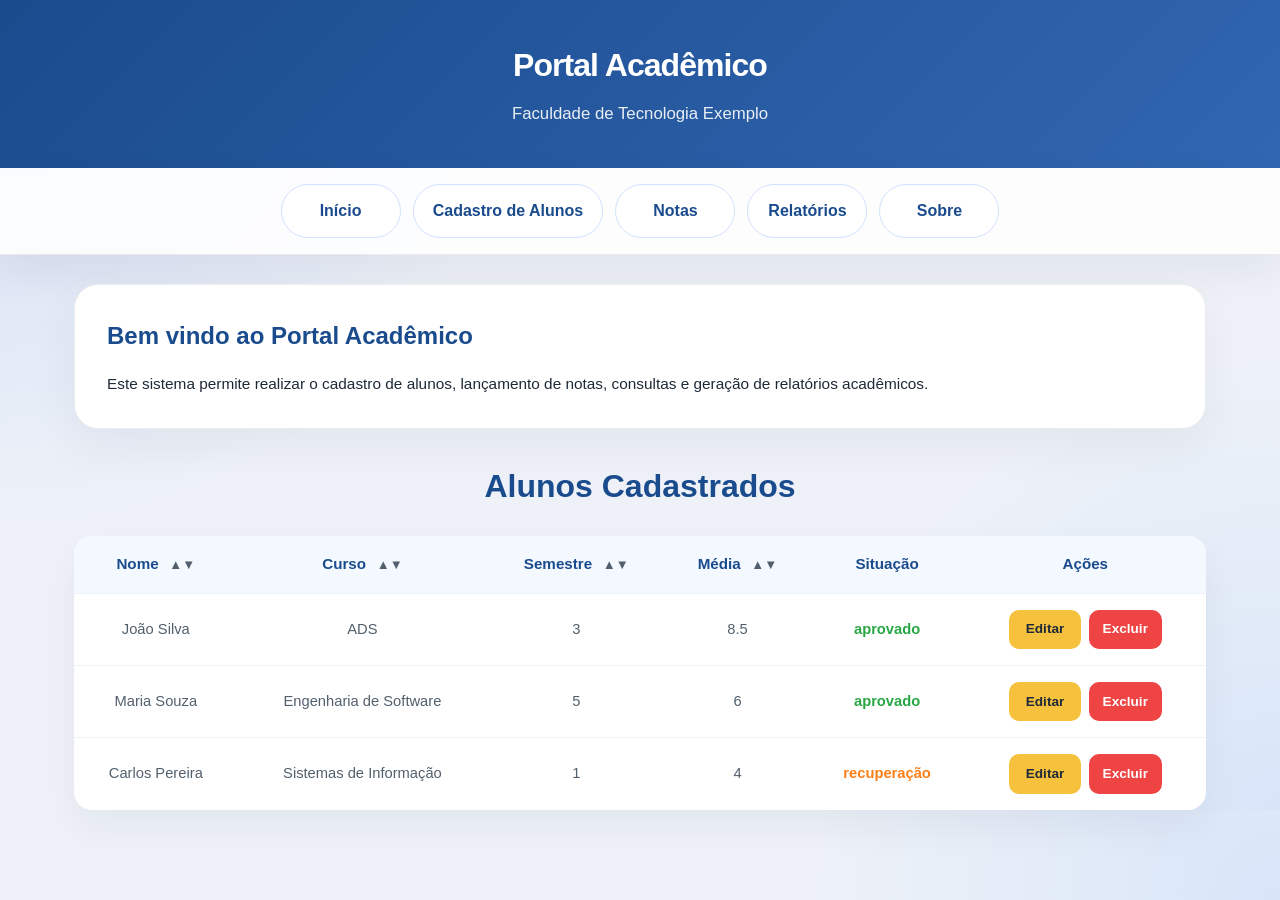
<file: index.html>
<!DOCTYPE html>
<html lang="pt-br">
<head>
    <meta charset="UTF-8">
    <meta name="viewport" content="width=device-width, initial-scale=1.0">
    <title>Portal Acadêmico</title>

    <link rel="stylesheet" href="./css/style.css">
    
</head>
<body>

    <header>

    <h1>Portal Acadêmico</h1>
    <h2>Faculdade de Tecnologia Exemplo</h2>

    </header>
    <nav class="top-nav">
        <button type="button" onclick="window.location.href='./index.html'">Início</button>
        <button type="button" onclick="localStorage.removeItem('aluno_editando_index'); localStorage.removeItem('aluno_notas_index'); window.location.href='./Paginas/cadastro.html'">Cadastro de Alunos</button>
        <button type="button" onclick="localStorage.removeItem('aluno_notas_index'); window.location.href='./Paginas/notas.html'">Notas</button>
        <button type="button" onclick="localStorage.removeItem('aluno_notas_index'); window.location.href='./Paginas/relatorios.html'">Relatórios</button>
        <button type="button" onclick="localStorage.removeItem('aluno_notas_index'); window.location.href='./Paginas/sobre.html'">Sobre</button>
    </nav>
    <main id="conteudo">

        <section class="card">

            <h2>Bem vindo ao Portal Acadêmico</h2>

            <p>
                Este sistema permite realizar o cadastro de alunos, lançamento de notas, consultas e geração de relatórios acadêmicos.
            </p>

        </section>

    </main>

    <div id="divAlunosCadastrados">
        <h1>Alunos Cadastrados</h1>
        <table id="tabAlunosCadastrados">
            <thead id="headerNome">
                <tr>
                    <th class="sortable" data-sort="nome">Nome <span class="sort-icon">▲▼</span></th>
                    <th class="sortable" data-sort="curso">Curso <span class="sort-icon">▲▼</span></th>
                    <th class="sortable" data-sort="semestre">Semestre <span class="sort-icon">▲▼</span></th>
                    <th class="sortable" data-sort="media">Média <span class="sort-icon">▲▼</span></th>
                    <th>Situação</th>
                    <th>Ações</th>
                </tr>
            </thead>
            <tbody id="AlunosCadastrados">

            </tbody>
        </table>
    </div>



    
    <script src="./javascript/script.js"></script>
</body>

</html>
</file>
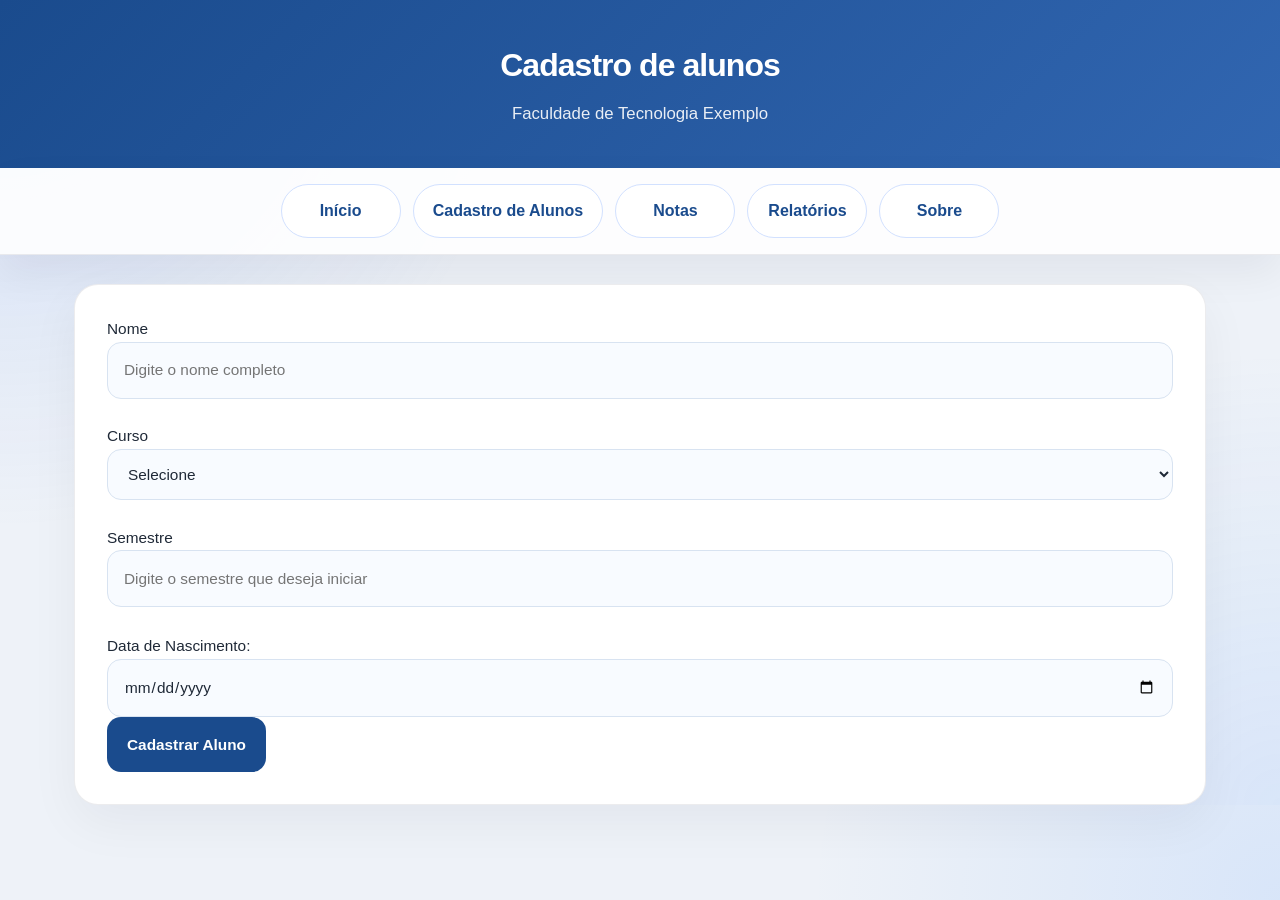
<file: Paginas/cadastro.html>
<!DOCTYPE html>
<html lang="pt-br">
<head>
    <meta charset="UTF-8">
    <meta name="viewport" content="width=device-width, initial-scale=1.0">
    <title>Document</title>
    <link rel="stylesheet" href="../css/style.css">
    
</head>
<body>
    <header id="cabecalho_cadastro">
    <h1>Cadastro de alunos</h1>
    <h2>Faculdade de Tecnologia Exemplo</h2>
    
    </header>
    <nav class="top-nav">
        <button type="button" onclick="localStorage.removeItem('aluno_editando_index'); localStorage.removeItem('aluno_notas_index'); window.location.href='../index.html'">Início</button>
        <button type="button" onclick="localStorage.removeItem('aluno_editando_index'); localStorage.removeItem('aluno_notas_index'); window.location.href='cadastro.html'">Cadastro de Alunos</button>
        <button type="button" onclick="localStorage.removeItem('aluno_notas_index'); window.location.href='notas.html'">Notas</button>
        <button type="button" onclick="localStorage.removeItem('aluno_notas_index'); window.location.href='relatorios.html'">Relatórios</button>
        <button type="button" onclick="localStorage.removeItem('aluno_notas_index'); window.location.href='sobre.html'">Sobre</button>
    </nav>

    <main id="conteudo">

        
        <section class="card">
            
            <p>Nome</p>
            <input id = "nomeCadastro" placeholder="Digite o nome completo">
            <br><br>
            <p>Curso</p>
            <select id="cursoCadastro">
                <option value="default">Selecione</option>
                <option value="EngenhariaSoftware">Engenharia de Software</option>
                <option value="EngenhariaMecanica">Engenharia Mecânica</option>
                <option value="EngenhariaQuimica">Engenharia Química</option>
                <option value="ADS">ADS</option>
                <option value="SistemasInformacao">Sistemas de Informaçãocao</option>
            </select>
            <br><br>
            <p>Semestre</p>
            <input id = "semestreCadastro" placeholder="Digite o semestre que deseja iniciar">
            <br><br>
            <label for="data-nascimento">Data de Nascimento:</label>
            <br>
            <input type="date" id="nascimentoCadastro">
            <button id = "cadastrarAluno" onclick = "CadastrarAluno()">Cadastrar Aluno</button>

        </section>

    </main>
    <script src="../javascript/script.js" ></script>
</body>
</html>
</file>
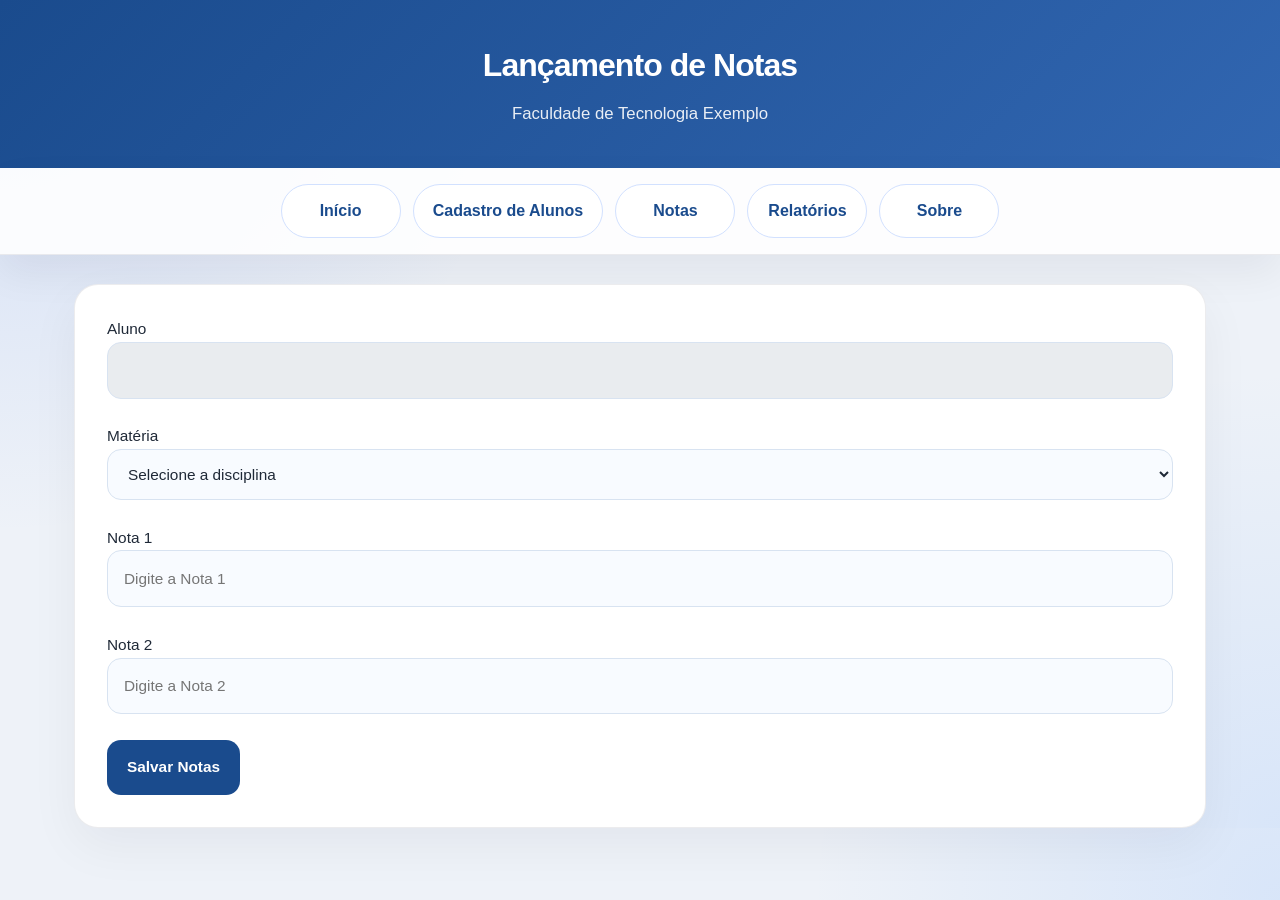
<file: Paginas/cadastro_notas.html>
<!DOCTYPE html>
<html lang="pt-br">
<head>
    <meta charset="UTF-8">
    <meta name="viewport" content="width=device-width, initial-scale=1.0">
    <title>Lançamento de Notas</title>
    <link rel="stylesheet" href="../css/style.css">
</head>
<body>
    <header id="cabecalho_cadastro">
        <h1>Lançamento de Notas</h1>
        <h2>Faculdade de Tecnologia Exemplo</h2>
    </header>
    <nav class="top-nav">
        <button type="button" onclick="localStorage.removeItem('aluno_editando_index'); localStorage.removeItem('aluno_notas_index'); window.location.href='../index.html'">Início</button>
        <button type="button" onclick="localStorage.removeItem('aluno_editando_index'); localStorage.removeItem('aluno_notas_index'); window.location.href='cadastro.html'">Cadastro de Alunos</button>
        <button type="button" onclick="localStorage.removeItem('aluno_notas_index'); window.location.href='notas.html'">Notas</button>
        <button type="button" onclick="localStorage.removeItem('aluno_notas_index'); window.location.href='relatorios.html'">Relatórios</button>
        <button type="button" onclick="localStorage.removeItem('aluno_notas_index'); window.location.href='sobre.html'">Sobre</button>
    </nav>

    <main id="conteudo">
        <section class="card">
            
            <p>Aluno</p>
            <input id="nomeAlunoNotas" disabled style="background-color: #e9ecef; cursor: not-allowed;">
            <br><br>

            <p>Matéria</p>
            <select id="materiaNotas">
                <option value="default">Selecione a disciplina</option>
                <option value="Logica">Lógica de Programação</option>
                <option value="BancoDados">Banco de Dados</option>
                <option value="Programacao_FrontEnd">Programação FrontEnd</option>
            </select>
            <br><br>

            <p>Nota 1</p>
            <input type="number" id="nota1Input" min="0" max="10" placeholder="Digite a Nota 1">
            <br><br>

            <p>Nota 2</p>
            <input type="number" id="nota2Input" min="0" max="10" placeholder="Digite a Nota 2">
            <br><br>

            <button id="salvarNotasBtn" onclick="salvarNovasNotas()">Salvar Notas</button>

        </section>
    </main>
    <script src="../javascript/script.js"></script>
</body>
</html>
</file>
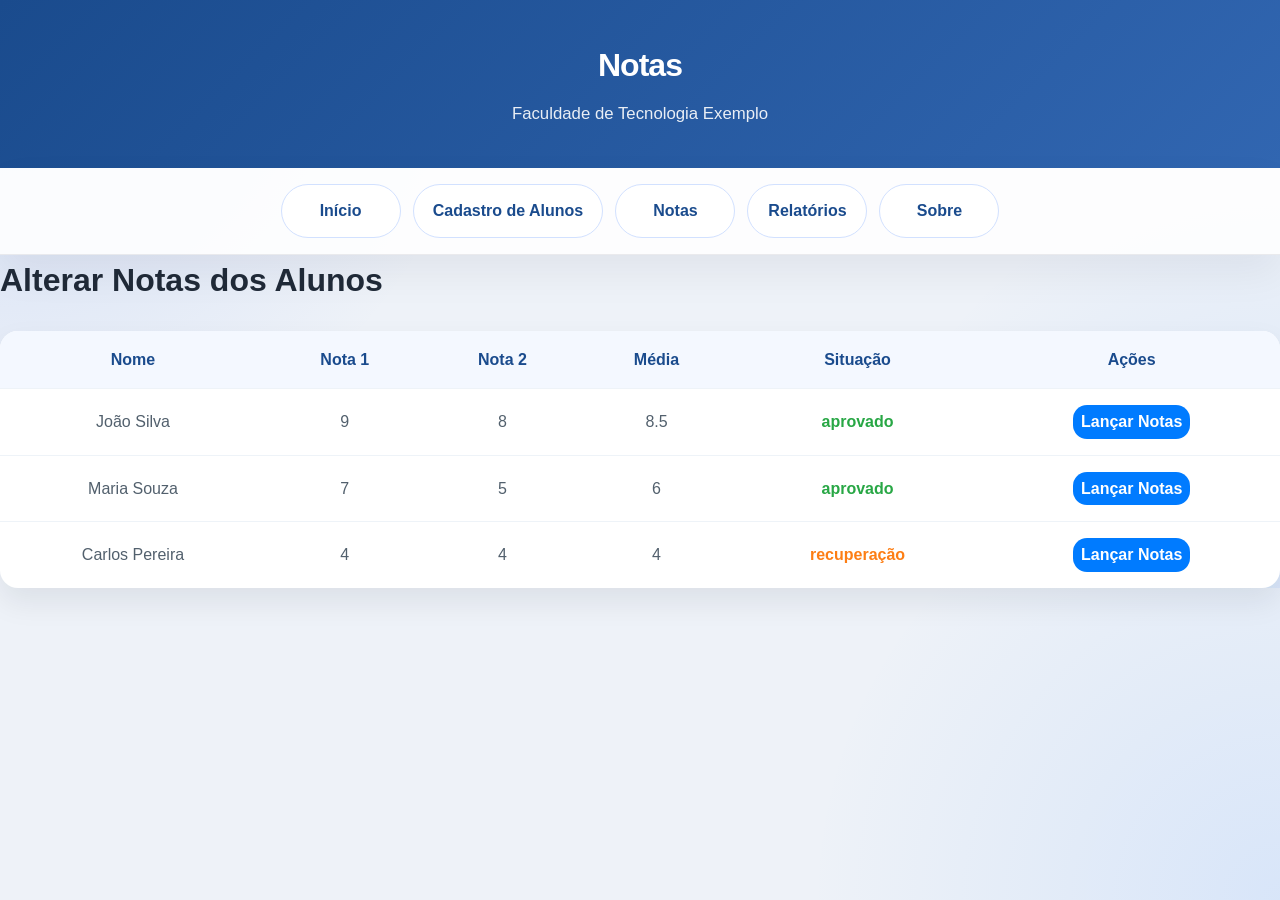
<file: Paginas/notas.html>
<!DOCTYPE html>
<html lang="pt-br">
<head>
    <meta charset="UTF-8">
    <meta name="viewport" content="width=device-width, initial-scale=1.0">
    <title>Document</title>
    <link rel="stylesheet" href="../css/style.css">
    

</head>
<body>
    <header id="cabecalho_cadastro">
    <h1>Notas</h1>
    <h2>Faculdade de Tecnologia Exemplo</h2>
   
    </header>
    <nav class="top-nav">
        <button type="button" onclick="localStorage.removeItem('aluno_editando_index'); localStorage.removeItem('aluno_notas_index'); window.location.href='../index.html'">Início</button>
        <button type="button" onclick="localStorage.removeItem('aluno_editando_index'); localStorage.removeItem('aluno_notas_index'); window.location.href='cadastro.html'">Cadastro de Alunos</button>
        <button type="button" onclick="localStorage.removeItem('aluno_notas_index'); window.location.href='notas.html'">Notas</button>
        <button type="button" onclick="localStorage.removeItem('aluno_notas_index'); window.location.href='relatorios.html'">Relatórios</button>
        <button type="button" onclick="localStorage.removeItem('aluno_notas_index'); window.location.href='sobre.html'">Sobre</button>
    </nav>

 <h1>Alterar Notas dos Alunos</h1>
  <table>
    <thead>
      <tr>
        <th>Nome</th>
        <th>Nota 1</th>
        <th>Nota 2</th>
        <th>Média</th>
        <th>Situação</th>
        <th>Ações</th>
      </tr>
    </thead>
    <tbody id="TabelaNotas"></tbody>
  </table>



    <script src="../javascript/script.js"></script>
</body>
</html>
</file>
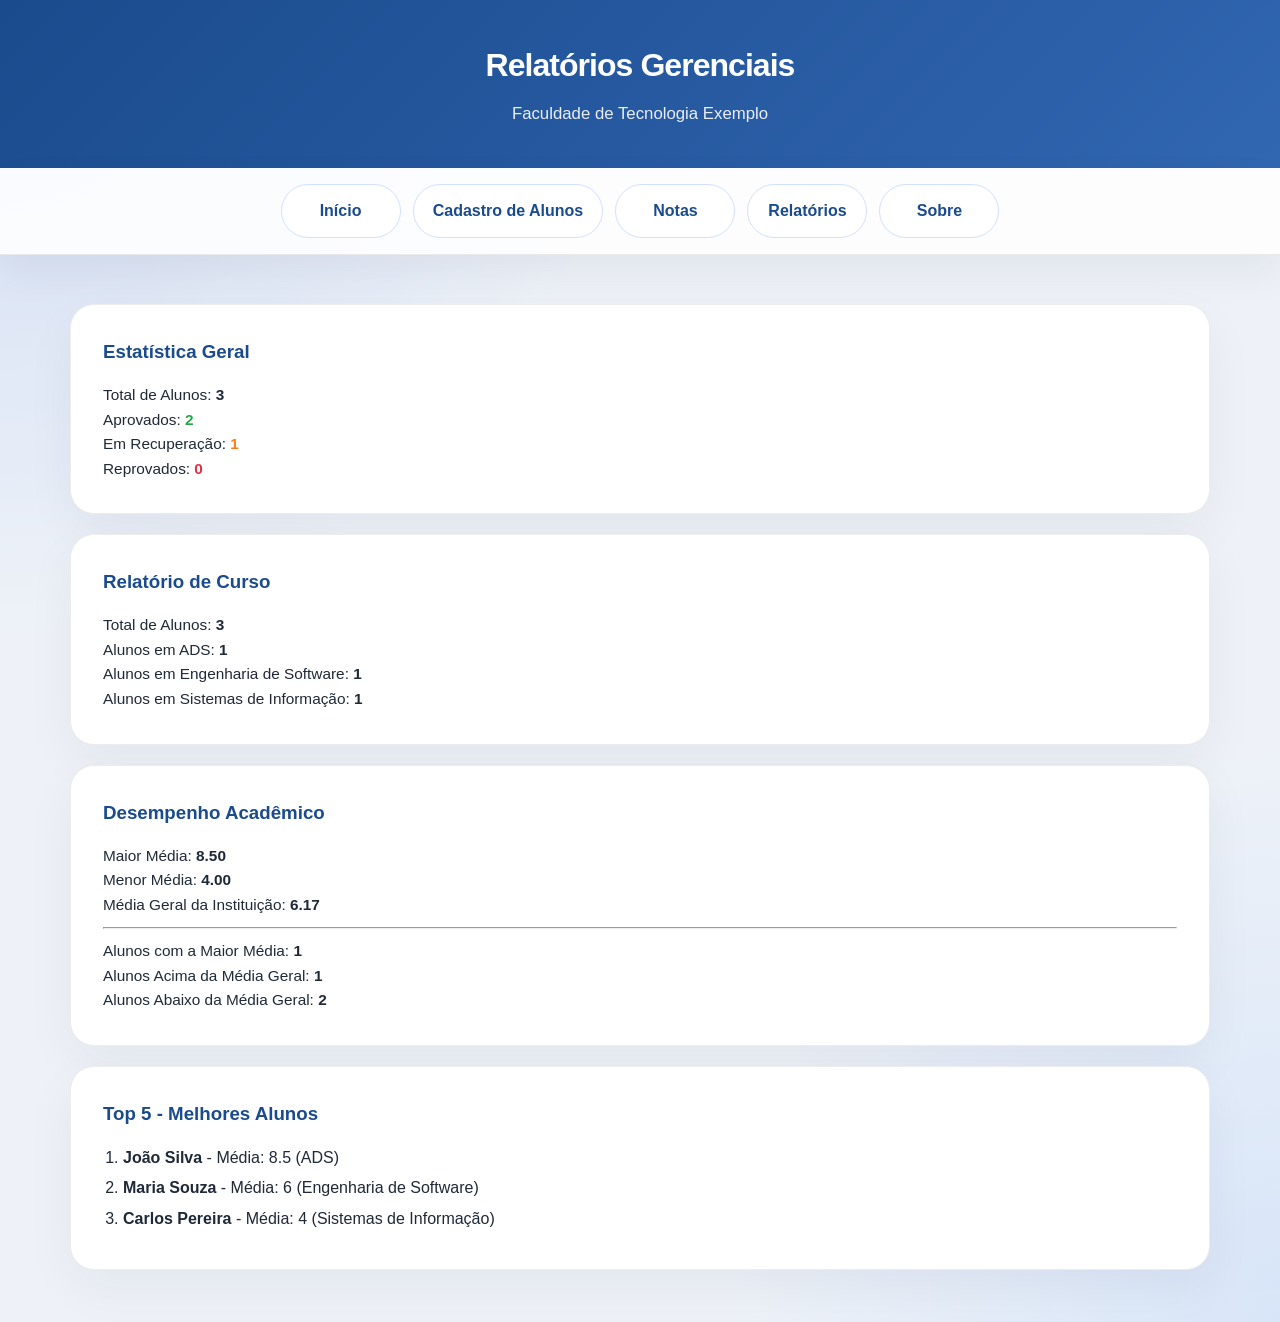
<file: Paginas/relatorios.html>
<!DOCTYPE html>
<html lang="pt-br">
<head>
    <meta charset="UTF-8">
    <meta name="viewport" content="width=device-width, initial-scale=1.0">
    <title>Relatórios</title>
    <link rel="stylesheet" href="../css/style.css">
</head>
<body>
    <header id="cabecalho_cadastro">
        <h1>Relatórios Gerenciais</h1>
        <h2>Faculdade de Tecnologia Exemplo</h2>
    </header>
    
    <nav class="top-nav">
        <button type="button" onclick="localStorage.removeItem('aluno_editando_index'); localStorage.removeItem('aluno_notas_index'); window.location.href='../index.html'">Início</button>
        <button type="button" onclick="localStorage.removeItem('aluno_editando_index'); localStorage.removeItem('aluno_notas_index'); window.location.href='cadastro.html'">Cadastro de Alunos</button>
        <button type="button" onclick="localStorage.removeItem('aluno_notas_index'); window.location.href='notas.html'">Notas</button>
        <button type="button" onclick="localStorage.removeItem('aluno_notas_index'); window.location.href='relatorios.html'">Relatórios</button>
        <button type="button" onclick="localStorage.removeItem('aluno_notas_index'); window.location.href='sobre.html'">Sobre</button>
    </nav>

    <main id="conteudo" style="display: flex; flex-direction: column; gap: 20px; padding: 20px;">
        
        <section class="card">
            <h3> Estatística Geral</h3>
            <p>Total de Alunos: <strong id="relGeralTotal">0</strong></p>
            <p>Aprovados: <strong id="relGeralAprovados" style="color: #28a745;">0</strong></p>
            <p>Em Recuperação: <strong id="relGeralRecuperacao" style="color: #fd7e14;">0</strong></p>
            <p>Reprovados: <strong id="relGeralReprovados" style="color: #dc3545;">0</strong></p>
        </section>

        <section class="card">
            <h3> Relatório de Curso</h3>
            <p>Total de Alunos: <strong id="relCursoTotal">0</strong></p>
            <div id="relCursoLista">
                </div>
        </section>

        <section class="card">
            <h3> Desempenho Acadêmico</h3>
            <p>Maior Média: <strong id="relDesMaiorMedia">0</strong></p>
            <p>Menor Média: <strong id="relDesMenorMedia">0</strong></p>
            <p>Média Geral da Instituição: <strong id="relDesMediaGeral">0</strong></p>
            <hr style="margin: 10px 0;">
            <p>Alunos com a Maior Média: <strong id="relDesQtdMaior">0</strong></p>
            <p>Alunos Acima da Média Geral: <strong id="relDesAcima">0</strong></p>
            <p>Alunos Abaixo da Média Geral: <strong id="relDesAbaixo">0</strong></p>
        </section>

        <section class="card">
            <h3> Top 5 - Melhores Alunos</h3>
            <ol id="relTop5Lista" style="padding-left: 20px;">
                </ol>
        </section>

    </main>

    <script src="../javascript/script.js"></script>
</body>
</html>
</file>
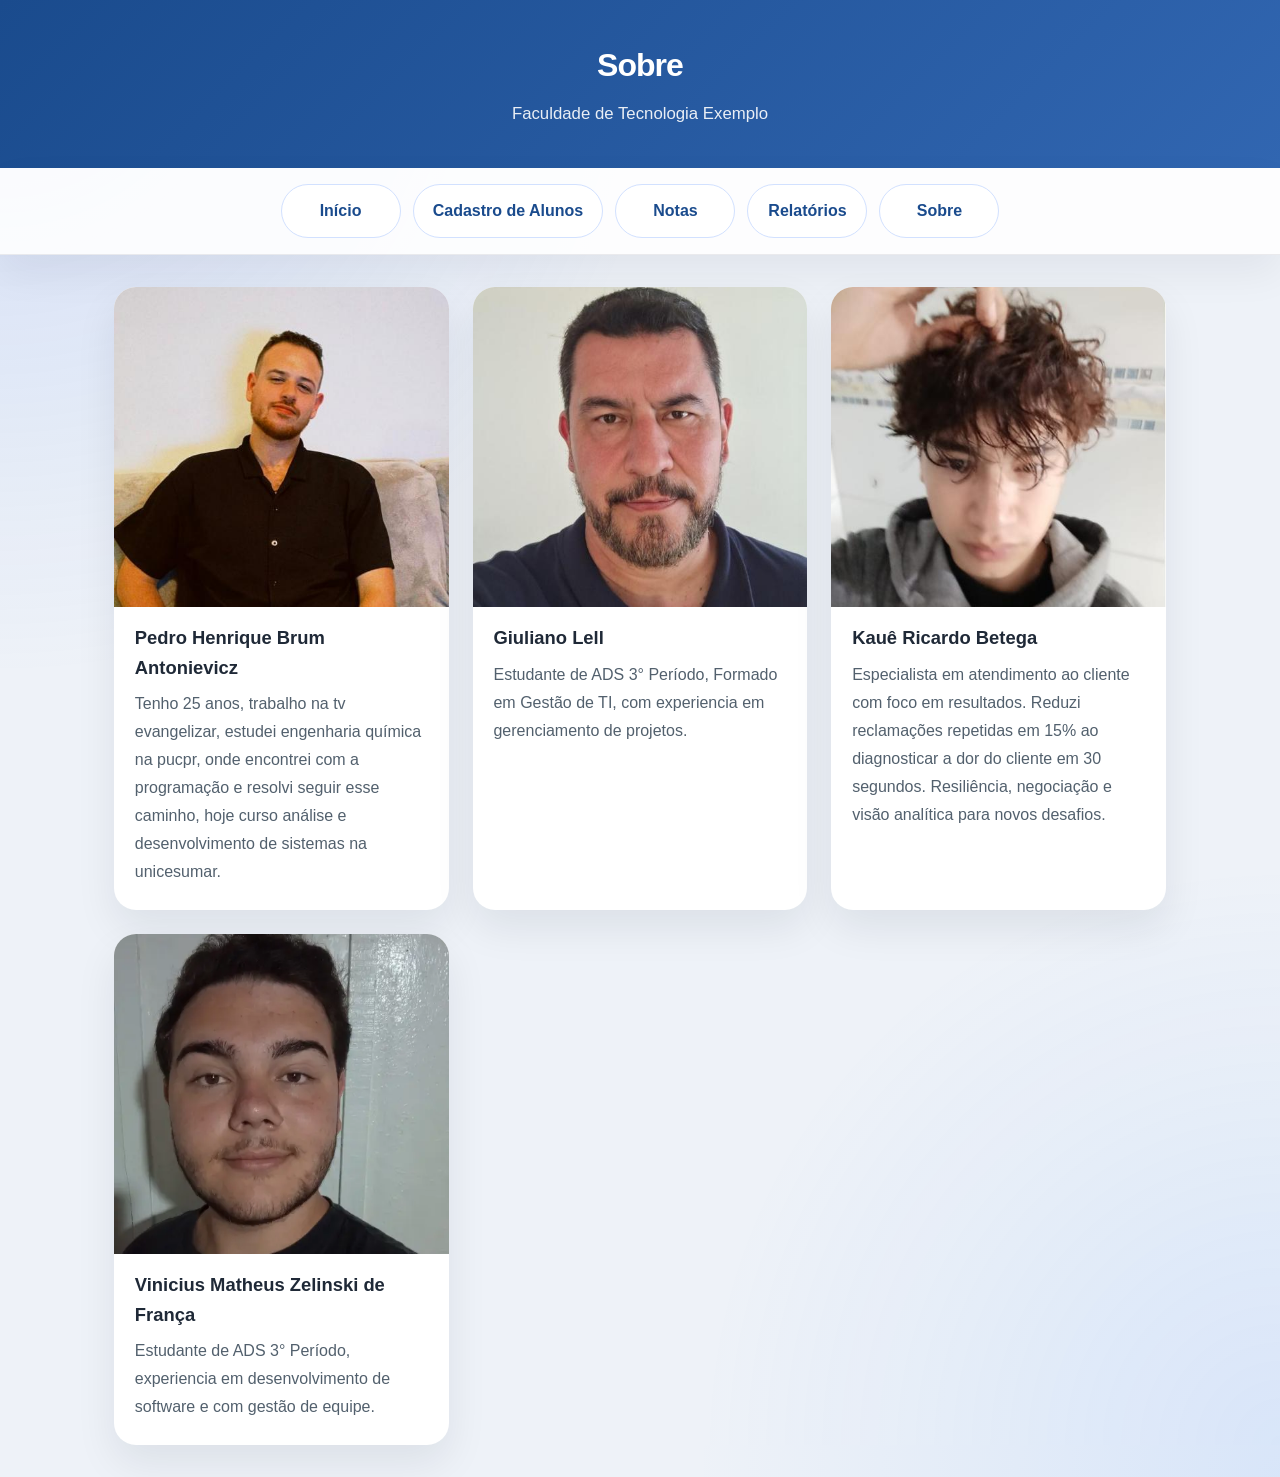
<file: Paginas/sobre.html>
<!DOCTYPE html>
<html lang="pt-br">
<head>
    <meta charset="UTF-8">
    <meta name="viewport" content="width=device-width, initial-scale=1.0">
    <title>Document</title>
    <link rel="stylesheet" href="../css/style.css">
</head>
<body>
    <header id="cabecalho_cadastro">
    <h1>Sobre</h1>
    <h2>Faculdade de Tecnologia Exemplo</h2>
   
    </header>
    <nav class="top-nav">
        <button type="button" onclick="localStorage.removeItem('aluno_editando_index'); localStorage.removeItem('aluno_notas_index'); window.location.href='../index.html'">Início</button>
        <button type="button" onclick="localStorage.removeItem('aluno_editando_index'); localStorage.removeItem('aluno_notas_index'); window.location.href='cadastro.html'">Cadastro de Alunos</button>
        <button type="button" onclick="localStorage.removeItem('aluno_notas_index'); window.location.href='notas.html'">Notas</button>
        <button type="button" onclick="localStorage.removeItem('aluno_notas_index'); window.location.href='relatorios.html'">Relatórios</button>
        <button type="button" onclick="localStorage.removeItem('aluno_notas_index'); window.location.href='sobre.html'">Sobre</button>
    </nav>
  
    <div class="containerN">
    <div class="cardN">
      <img src="../img/Pedro.jpeg" alt="Foto do Membro 1">
      <h3>Pedro Henrique Brum Antonievicz</h3>
      <p>Tenho 25 anos, trabalho na tv evangelizar, estudei engenharia química na pucpr, onde encontrei com a programação e resolvi seguir esse caminho, hoje curso análise e desenvolvimento de sistemas na unicesumar.</p>
    </div>
    <div class="cardN">
      <img src="../img/Giuliano.jpeg" alt="Foto do Membro 2">
      <h3>Giuliano Lell</h3>
      <p>Estudante de ADS 3° Período, Formado em Gestão de TI, com experiencia em gerenciamento de projetos.</p>
    </div>
    <div class="cardN">
      <img src="../img/Kaue.jpeg" alt="Foto do Membro 3">
      <h3>Kauê Ricardo Betega</h3>
      <p>Especialista em atendimento ao cliente com foco em resultados. Reduzi reclamações repetidas em 15% ao diagnosticar a dor do cliente em 30 segundos. Resiliência, negociação e visão analítica para novos desafios.</p>
    </div>
    <div class="cardN">
      <img src="../img/vinicius.webp" alt="Foto do Membro 4">
      <h3>Vinicius Matheus Zelinski de França</h3>
      <p>Estudante de ADS 3° Período, experiencia em desenvolvimento de software e com gestão de equipe.</p>
    </div>
  </div>
</body>
</html>
</file>
<file: css/style.css>
/* Reset e base */
* {
  margin: 0;
  padding: 0;
  box-sizing: border-box;
}

:root {
  --bg: #eef2f8;
  --surface: #ffffff;
  --surface-alt: #f8fbff;
  --primary: #1a4b8d;
  --primary-soft: #4b7ccf;
  --text: #1f2937;
  --muted: #52606d;
  --success: #2f855a;
  --warning: #dd6b20;
  --danger: #c53030;
  --border: rgba(15, 23, 42, 0.08);
}

html, body {
  min-height: 100%;
  font-family: "Inter", "Segoe UI", Arial, sans-serif;
  background: radial-gradient(circle at top left, rgba(74, 124, 232, 0.18), transparent 35%),
    radial-gradient(circle at bottom right, rgba(58, 138, 255, 0.12), transparent 30%),
    var(--bg);
  color: var(--text);
}

body {
  line-height: 1.6;
}

img {
  max-width: 100%;
  display: block;
}

a {
  color: inherit;
  text-decoration: none;
}

button,
input,
select {
  font: inherit;
}

button {
  border: none;
  background: none;
}

/* Layout */
header {
  background: linear-gradient(135deg, var(--primary), #3166b1);
  color: #fff;
  text-align: center;
  padding: 2.5rem 1.5rem;
}

header h1 {
  font-size: clamp(2rem, 2.5vw, 3rem);
  letter-spacing: -0.03em;
  margin-bottom: 0.6rem;
}

header h2 {
  font-size: 1.05rem;
  font-weight: 400;
  opacity: 0.9;
}

.top-nav {
  display: flex;
  flex-wrap: wrap;
  justify-content: center;
  gap: 0.75rem;
  padding: 1rem 1.25rem;
  background: rgba(255, 255, 255, 0.88);
  border-bottom: 1px solid var(--border);
  box-shadow: 0 18px 40px rgba(15, 23, 42, 0.06);
}

.top-nav button {
  min-width: 120px;
  padding: 0.85rem 1.2rem;
  border-radius: 999px;
  background: white;
  color: var(--primary);
  border: 1px solid #d2e1ff;
  cursor: pointer;
  transition: transform 0.2s ease, background-color 0.2s ease, box-shadow 0.2s ease;
}

.top-nav button:hover,
.top-nav button:focus-visible {
  transform: translateY(-1px);
  background: var(--primary-soft);
  color: #fff;
  box-shadow: 0 12px 22px rgba(26, 75, 141, 0.16);
}

main {
  max-width: 1180px;
  margin: 1.8rem auto 2rem;
  padding: 0 1.5rem;
}

.card {
  background: var(--surface);
  border: 1px solid var(--border);
  border-radius: 24px;
  padding: 2rem;
  box-shadow: 0 18px 50px rgba(15, 23, 42, 0.05);
}

.card h2,
.card h3 {
  margin-bottom: 1rem;
  color: var(--primary);
}

.card p,
.card label,
.card input,
.card select,
.card button,
.card table,
.card thead th,
.card tbody td {
  font-size: 0.96rem;
}

input,
select {
  width: 100%;
  padding: 0.95rem 1rem;
  border-radius: 14px;
  border: 1px solid #d8e3f1;
  background: #f8fbff;
  color: var(--text);
  transition: border-color 0.2s ease, box-shadow 0.2s ease;
}

input:focus,
select:focus {
  outline: none;
  border-color: var(--primary-soft);
  box-shadow: 0 0 0 4px rgba(74, 124, 232, 0.12);
}

button,
button[type="submit"] {
  padding: 0.95rem 1.25rem;
  border-radius: 14px;
  background: var(--primary);
  color: #fff;
  font-weight: 600;
  cursor: pointer;
  transition: transform 0.2s ease, background-color 0.2s ease;
}

button:hover,
button:focus-visible {
  transform: translateY(-1px);
  background: #16447c;
}

table {
  width: 100%;
  border-collapse: collapse;
  margin-top: 1.5rem;
  background: var(--surface);
  border-radius: 18px;
  box-shadow: 0 14px 30px rgba(15, 23, 42, 0.08);
  overflow: hidden;
}

th,
td {
  padding: 1rem 0.9rem;
  text-align: center;
  border: none;
}

thead th {
  border-bottom: 1px solid #eef3f8;
}

thead th {
  background: #f4f8ff;
  color: var(--primary);
  font-weight: 700;
  white-space: nowrap;
  position: relative;
}

thead th.sortable {
  cursor: pointer;
}

thead th.sortable .sort-icon {
  display: inline-block;
  margin-left: 0.4rem;
  font-size: 0.82rem;
  color: var(--muted);
}

tbody tr {
  border-bottom: 1px solid #eef3f8;
}

tbody tr:last-child {
  border-bottom: none;
}

tbody td {
  color: var(--muted);
}

.actions-cell {
  display: flex;
  justify-content: center;
  gap: 0.5rem;
  white-space: nowrap;
}

.table-action-btn {
  padding: 0.55rem 0.85rem;
  border-radius: 10px;
  border: none;
  font-size: 0.85rem;
  min-width: 72px;
  cursor: pointer;
  transition: transform 0.15s ease, filter 0.15s ease;
}

.table-action-btn:hover,
.table-action-btn:focus-visible {
  transform: translateY(-1px);
  filter: brightness(0.95);
}

.edit-btn {
  background: #f6c23e;
  color: #1f2937;
}

.delete-btn {
  background: #ef4444;
  color: #fff;
}

strong {
  color: var(--text);
}

#divAlunosCadastrados {
  max-width: 1180px;
  margin: 0 auto 2rem;
  padding: 0 1.5rem;
}

#divAlunosCadastrados h1 {
  margin-bottom: 1rem;
  color: var(--primary);
  text-align: center;
}

#divAlunosCadastrados table {
  box-shadow: 0 18px 40px rgba(15, 23, 42, 0.05);
}

#divAlunosCadastrados th {
  font-size: 0.95rem;
}

#divAlunosCadastrados td {
  font-size: 0.92rem;
}

.containerN {
  display: grid;
  grid-template-columns: repeat(auto-fit, minmax(260px, 1fr));
  gap: 1.5rem;
  width: min(1100px, 100%);
  margin: 2rem auto;
  padding: 0 1.5rem;
}

.cardN {
  background: var(--surface);
  border-radius: 22px;
  box-shadow: 0 18px 40px rgba(15, 23, 42, 0.08);
  overflow: hidden;
  display: flex;
  flex-direction: column;
}

.cardN img {
  width: 100%;
  height: 320px;
  object-fit: cover;
}

.cardN h3 {
  margin: 1rem 1.3rem 0.5rem;
  font-size: 1.15rem;
}

.cardN p {
  padding: 0 1.3rem 1.5rem;
  color: var(--muted);
  line-height: 1.75;
}

@media (max-width: 820px) {
  .top-nav {
    justify-content: center;
  }

  .top-nav button {
    flex: 1 1 170px;
  }
}

@media (max-width: 620px) {
  header {
    padding: 2rem 1rem;
  }

  main,
  #divAlunosCadastrados,
  .containerN {
    padding: 0 1rem;
  }

  .card {
    padding: 1.5rem;
  }

  th,
  td {
    padding: 0.85rem 0.55rem;
  }
}
</file>
